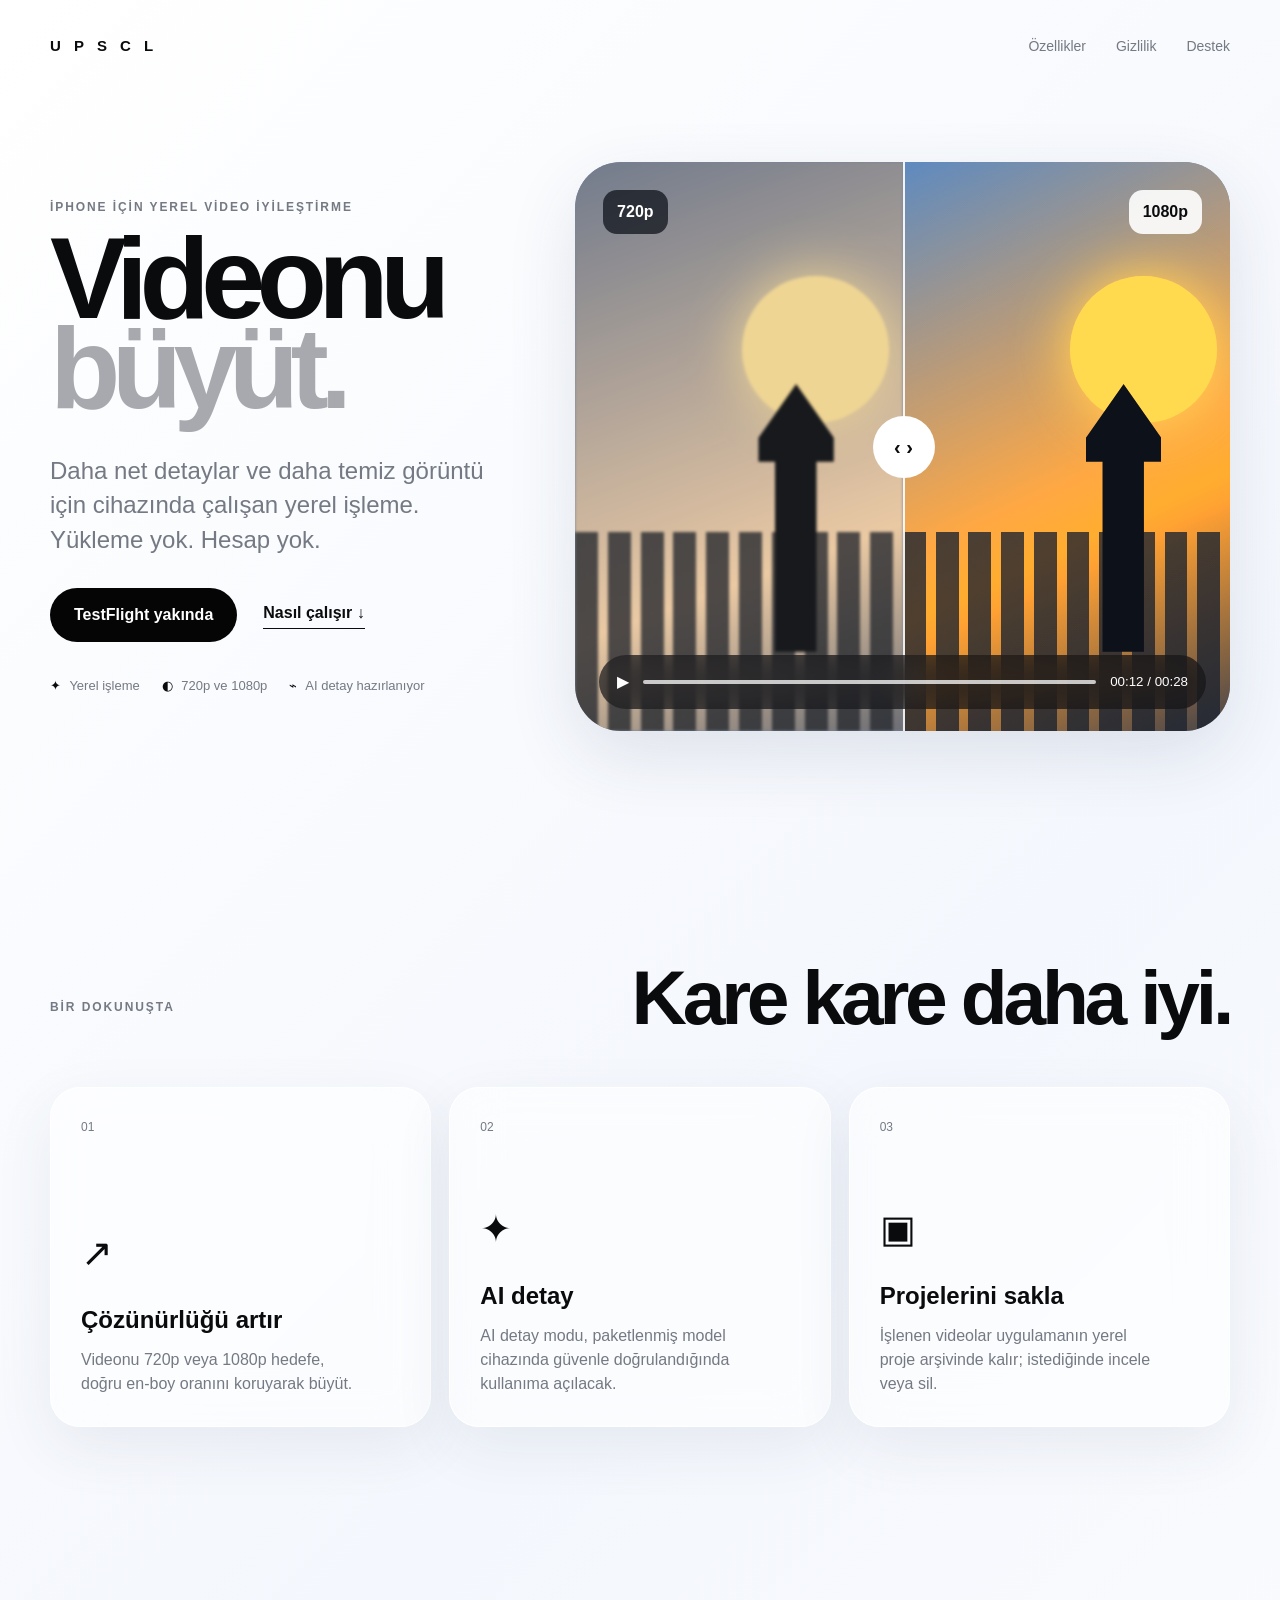
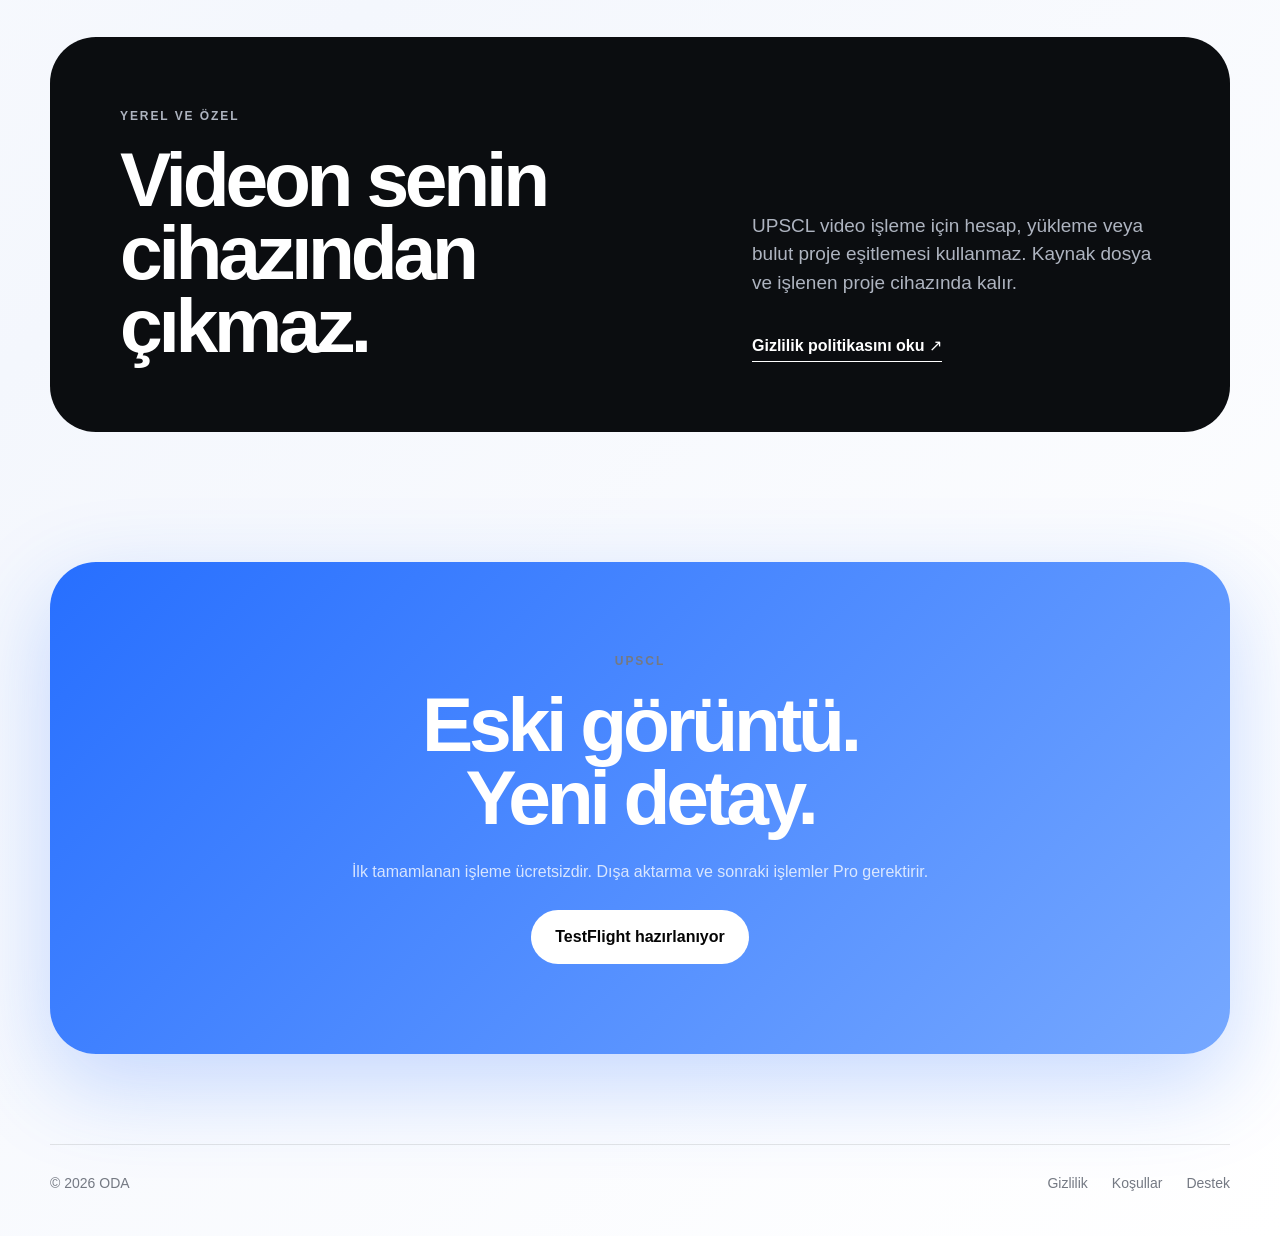
<file: index.html>
<!doctype html>
<html lang="tr">
<head>
  <meta charset="utf-8">
  <meta name="viewport" content="width=device-width, initial-scale=1">
  <meta name="theme-color" content="#f7f8fb">
  <meta name="description" content="UPSCL, videolarını iPhone'unda yerel olarak büyüten gizlilik odaklı video iyileştirici.">
  <meta property="og:title" content="UPSCL — AI Video Enhancer">
  <meta property="og:description" content="Videonu büyüt. Detayı geri getir. İşlem cihazında kalsın.">
  <meta property="og:type" content="website">
  <meta property="og:url" content="https://upscl.oda.so/">
  <title>UPSCL — AI Video Enhancer</title>
  <link rel="stylesheet" href="/styles.css">
  <script src="/app.js" defer></script>
</head>
<body>
  <a class="skip" href="#main">İçeriğe geç</a>
  <div class="ambient" aria-hidden="true"></div>
  <header class="site-header">
    <a class="wordmark" href="/" aria-label="UPSCL ana sayfa">U P S C L</a>
    <nav aria-label="Ana menü">
      <a href="#features">Özellikler</a>
      <a href="#privacy">Gizlilik</a>
      <a href="/support.html">Destek</a>
    </nav>
  </header>

  <main id="main">
    <section class="hero" aria-labelledby="hero-title">
      <div class="hero-copy reveal">
        <p class="eyebrow">iPhone için yerel video iyileştirme</p>
        <h1 id="hero-title">Videonu<br><span>büyüt.</span></h1>
        <p class="lede">Daha net detaylar ve daha temiz görüntü için cihazında çalışan yerel işleme. Yükleme yok. Hesap yok.</p>
        <div class="hero-actions">
          <span class="button dark pending" aria-label="TestFlight sürümü hazırlanıyor">TestFlight yakında</span>
          <a class="text-link" href="#features">Nasıl çalışır <span aria-hidden="true">↓</span></a>
        </div>
        <ul class="trust-list" aria-label="Öne çıkan özellikler">
          <li><span>✦</span> Yerel işleme</li>
          <li><span>◐</span> 720p ve 1080p</li>
          <li><span>⌁</span> AI detay hazırlanıyor</li>
        </ul>
      </div>

      <div class="comparison reveal" aria-label="720p ve 1080p video karşılaştırması">
        <div class="quality left">720p</div>
        <div class="quality right">1080p</div>
        <div class="scene scene-before" aria-hidden="true"><div class="sun"></div><div class="tower"></div><div class="skyline"></div></div>
        <div class="scene scene-after" aria-hidden="true"><div class="sun"></div><div class="tower"></div><div class="skyline"></div></div>
        <div class="split" aria-hidden="true"><span>‹ ›</span></div>
        <div class="player" aria-hidden="true"><b>▶</b><i></i><small>00:12 / 00:28</small></div>
      </div>
    </section>

    <section class="feature-grid" id="features" aria-labelledby="features-title">
      <div class="section-heading reveal">
        <p class="eyebrow">Bir dokunuşta</p>
        <h2 id="features-title">Kare kare daha iyi.</h2>
      </div>
      <article class="feature-card reveal"><span class="feature-number">01</span><div class="feature-icon">↗</div><h3>Çözünürlüğü artır</h3><p>Videonu 720p veya 1080p hedefe, doğru en-boy oranını koruyarak büyüt.</p></article>
      <article class="feature-card reveal"><span class="feature-number">02</span><div class="feature-icon">✦</div><h3>AI detay</h3><p>AI detay modu, paketlenmiş model cihazında güvenle doğrulandığında kullanıma açılacak.</p></article>
      <article class="feature-card reveal"><span class="feature-number">03</span><div class="feature-icon">▣</div><h3>Projelerini sakla</h3><p>İşlenen videolar uygulamanın yerel proje arşivinde kalır; istediğinde incele veya sil.</p></article>
    </section>

    <section class="privacy-panel reveal" id="privacy" aria-labelledby="privacy-title">
      <div><p class="eyebrow">Yerel ve özel</p><h2 id="privacy-title">Videon senin cihazından çıkmaz.</h2></div>
      <div class="privacy-copy"><p>UPSCL video işleme için hesap, yükleme veya bulut proje eşitlemesi kullanmaz. Kaynak dosya ve işlenen proje cihazında kalır.</p><a class="text-link" href="/privacy.html">Gizlilik politikasını oku <span aria-hidden="true">↗</span></a></div>
    </section>

    <section class="final-cta reveal">
      <p class="eyebrow">UPSCL</p>
      <h2>Eski görüntü.<br>Yeni detay.</h2>
      <p>İlk tamamlanan işleme ücretsizdir. Dışa aktarma ve sonraki işlemler Pro gerektirir.</p>
      <span class="button light pending">TestFlight hazırlanıyor</span>
    </section>
  </main>

  <footer>
    <span>© 2026 ODA</span>
    <div><a href="/privacy.html">Gizlilik</a><a href="/terms.html">Koşullar</a><a href="/support.html">Destek</a></div>
  </footer>
</body>
</html>
</file>
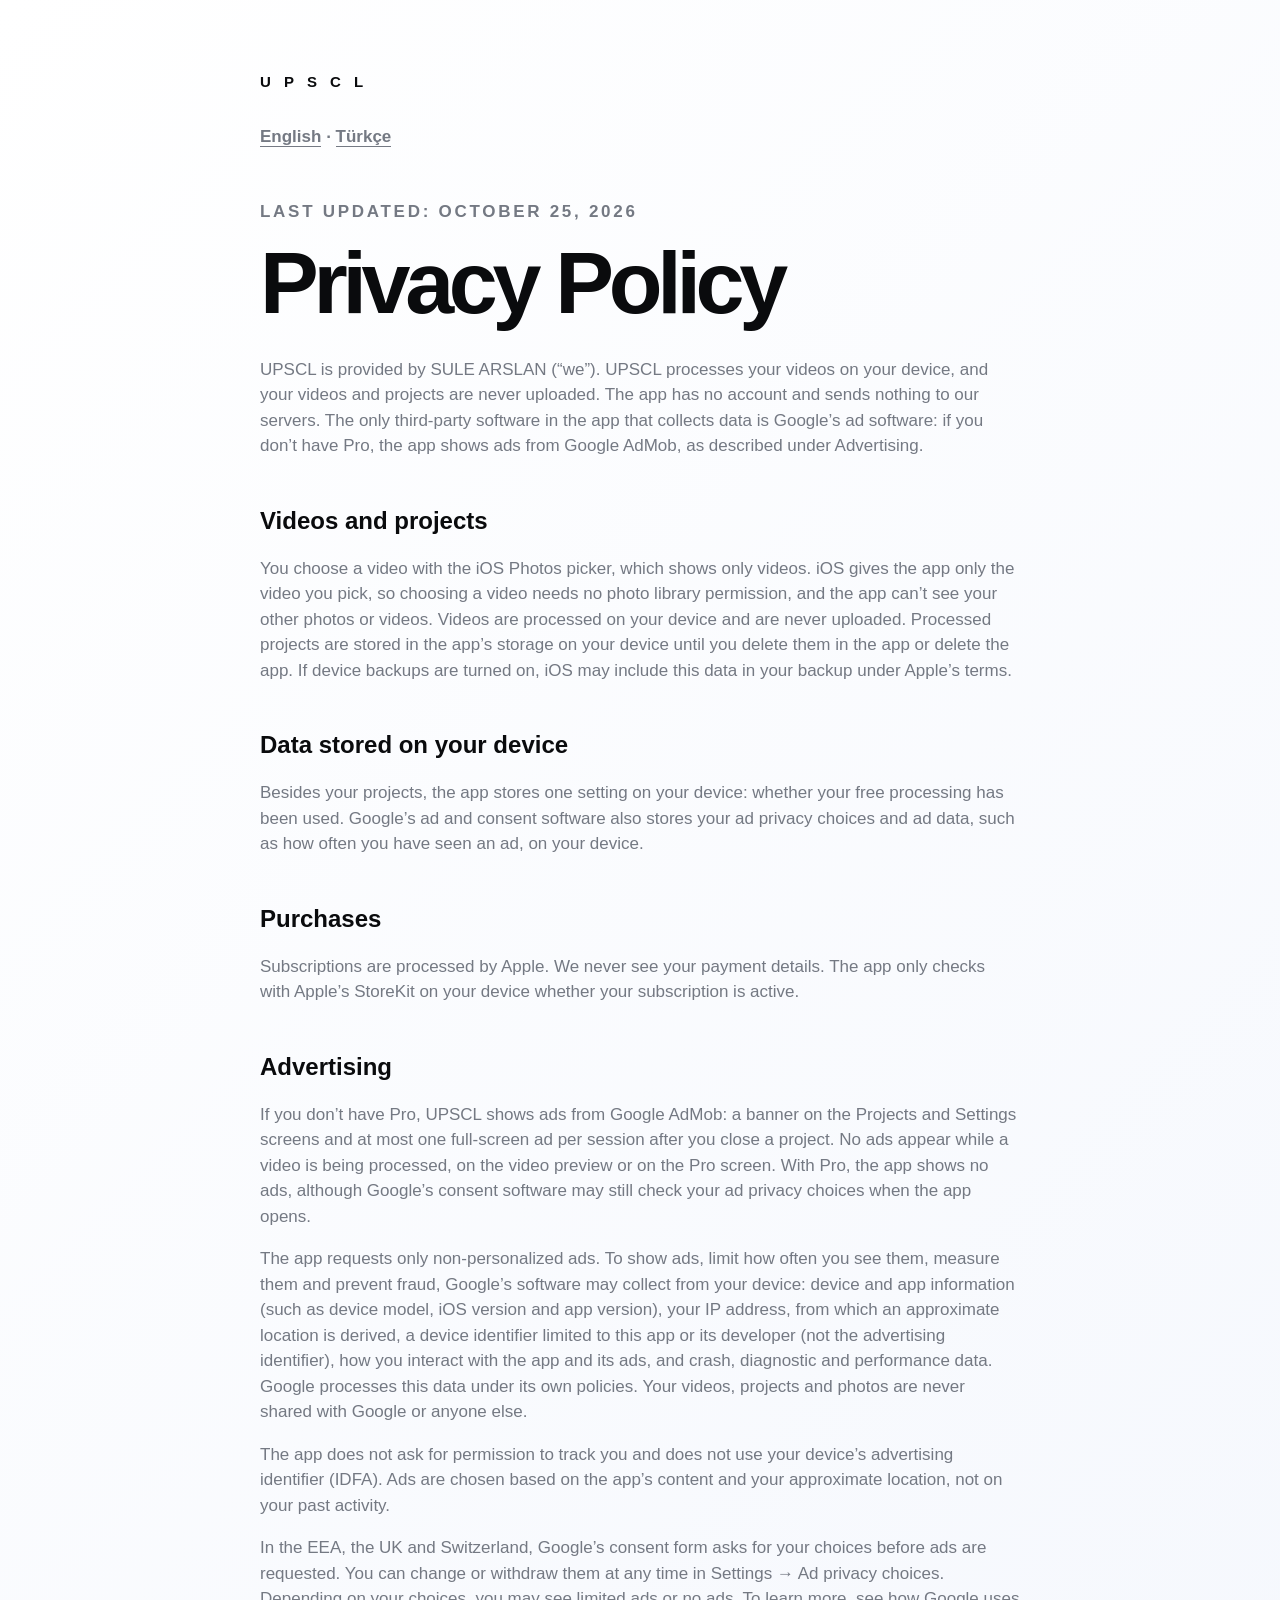
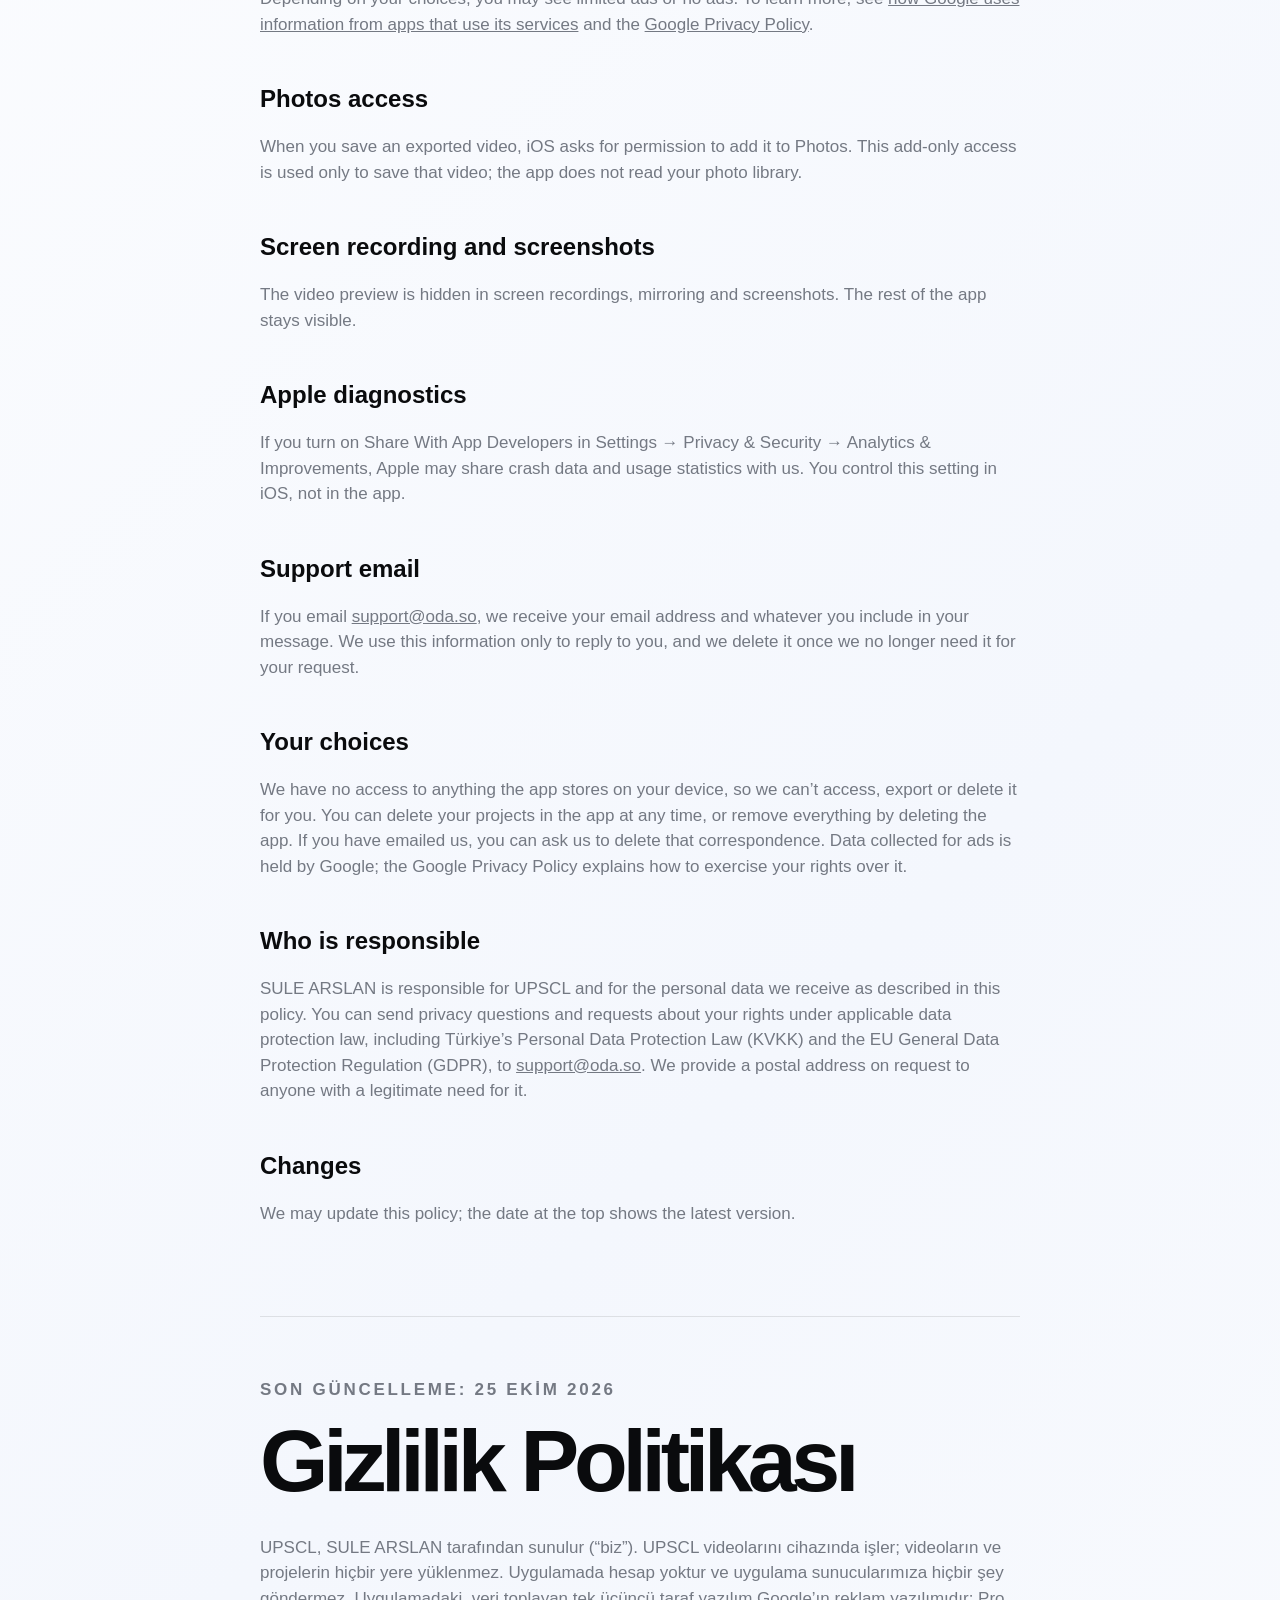
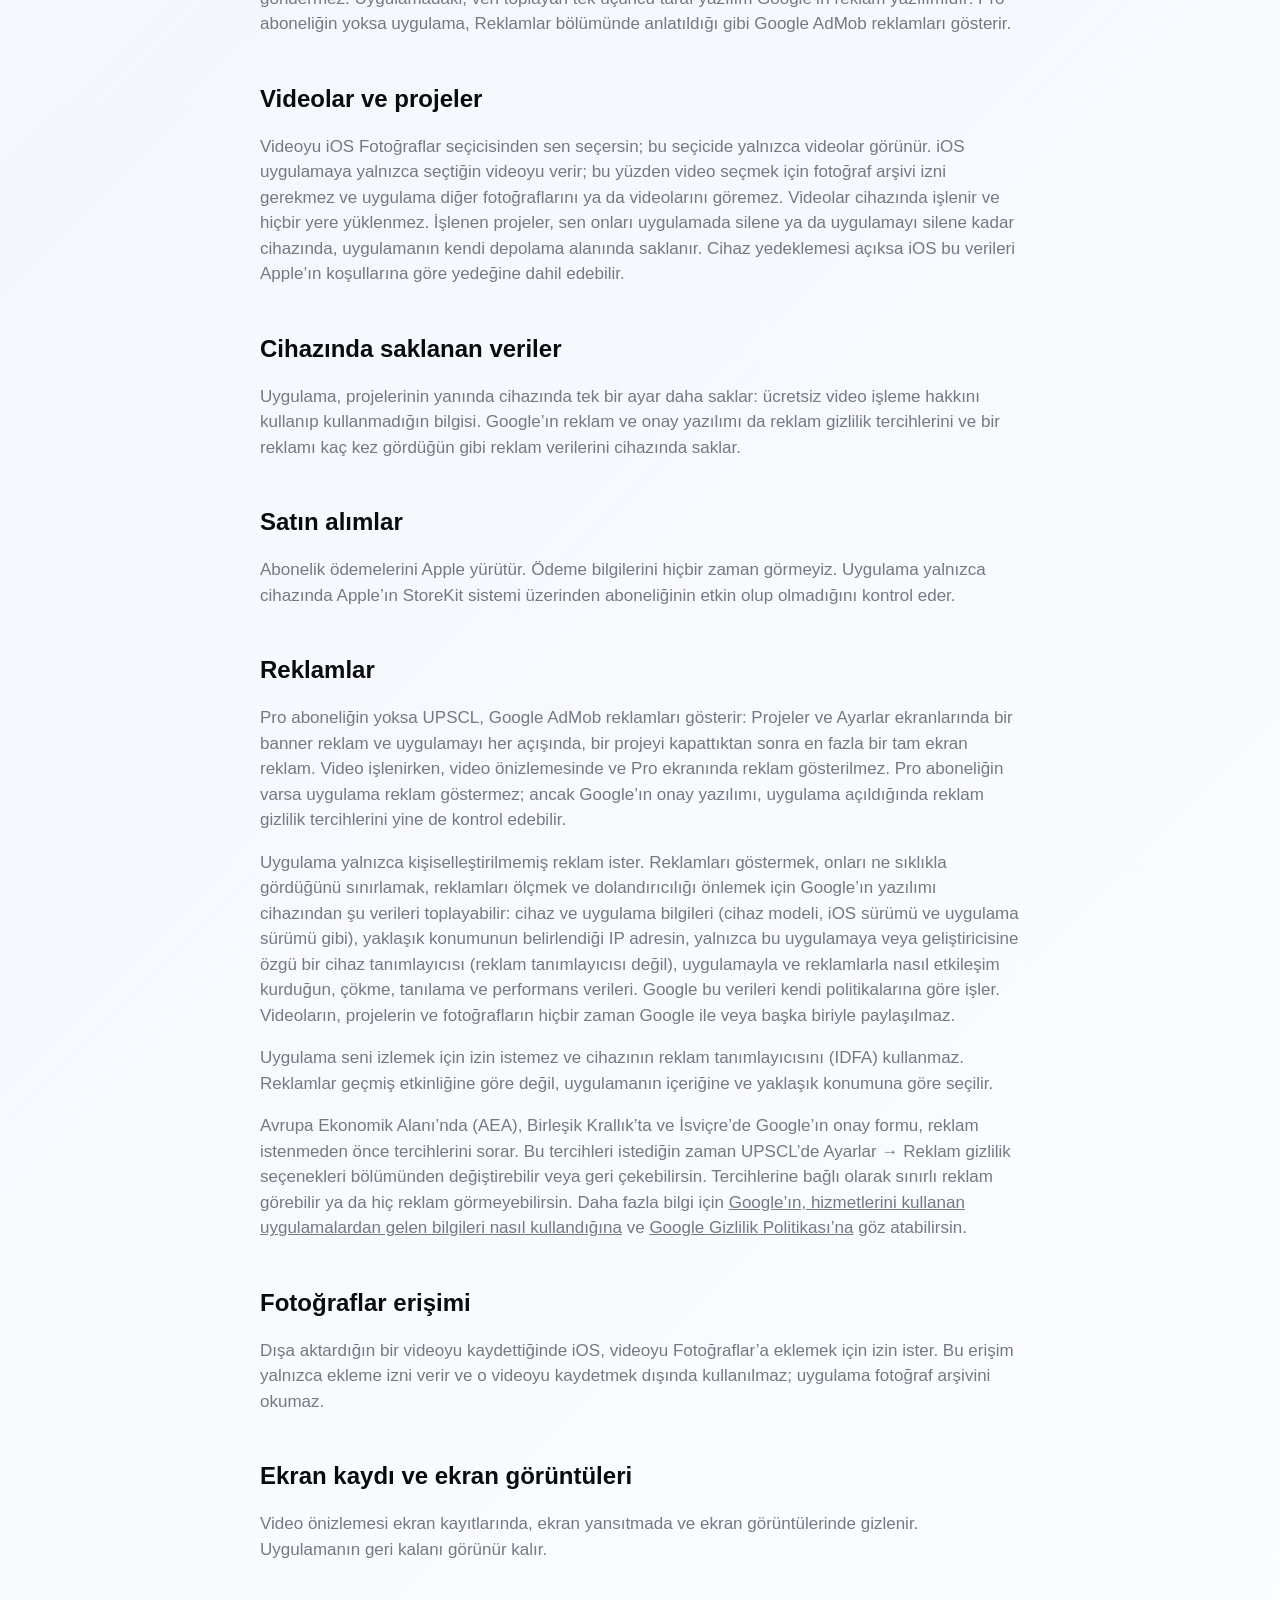
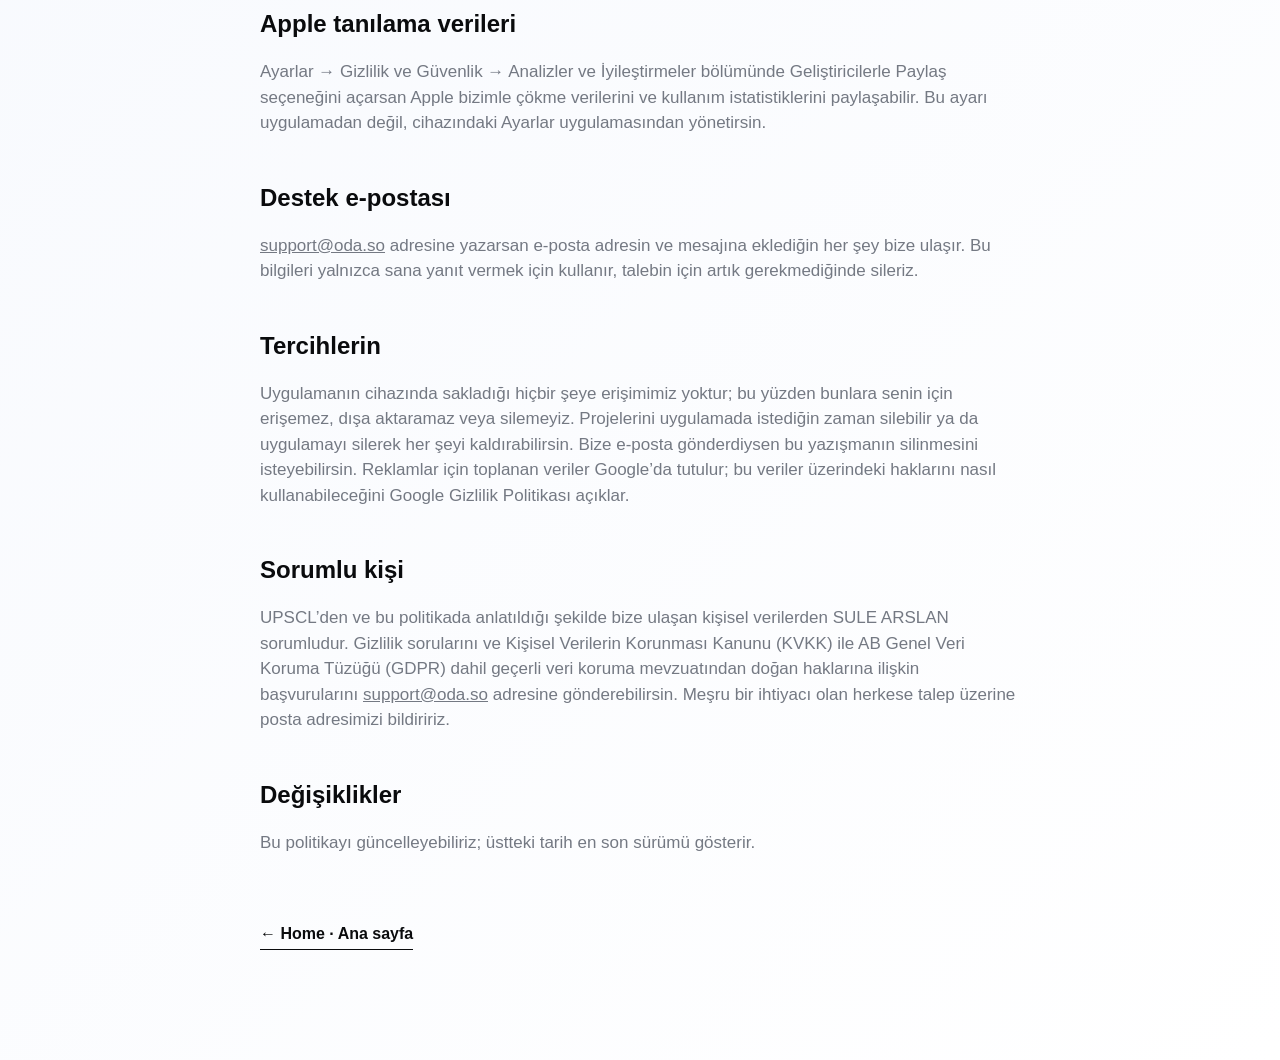
<file: privacy.html>
<!doctype html>
<html lang="en"><head><meta charset="utf-8"><meta name="viewport" content="width=device-width,initial-scale=1"><meta name="description" content="UPSCL Privacy Policy · Gizlilik Politikası"><title>Privacy Policy — UPSCL</title><link rel="stylesheet" href="/styles.css"></head>
<body class="legal-body"><main class="legal-shell"><a class="wordmark" href="/" aria-label="UPSCL">U P S C L</a>
<p class="lang-jump"><a href="#en">English</a> · <a href="#tr">Türkçe</a></p>

<section id="en" lang="en">
<p class="eyebrow">Last updated: October 25, 2026</p>
<h1>Privacy Policy</h1>
<p>UPSCL is provided by SULE ARSLAN (“we”). UPSCL processes your videos on your device, and your videos and projects are never uploaded. The app has no account and sends nothing to our servers. The only third-party software in the app that collects data is Google’s ad software: if you don’t have Pro, the app shows ads from Google AdMob, as described under Advertising.</p>
<h2>Videos and projects</h2>
<p>You choose a video with the iOS Photos picker, which shows only videos. iOS gives the app only the video you pick, so choosing a video needs no photo library permission, and the app can’t see your other photos or videos. Videos are processed on your device and are never uploaded. Processed projects are stored in the app’s storage on your device until you delete them in the app or delete the app. If device backups are turned on, iOS may include this data in your backup under Apple’s terms.</p>
<h2>Data stored on your device</h2>
<p>Besides your projects, the app stores one setting on your device: whether your free processing has been used. Google’s ad and consent software also stores your ad privacy choices and ad data, such as how often you have seen an ad, on your device.</p>
<h2>Purchases</h2>
<p>Subscriptions are processed by Apple. We never see your payment details. The app only checks with Apple’s StoreKit on your device whether your subscription is active.</p>
<h2>Advertising</h2>
<p>If you don’t have Pro, UPSCL shows ads from Google AdMob: a banner on the Projects and Settings screens and at most one full-screen ad per session after you close a project. No ads appear while a video is being processed, on the video preview or on the Pro screen. With Pro, the app shows no ads, although Google’s consent software may still check your ad privacy choices when the app opens.</p>
<p>The app requests only non-personalized ads. To show ads, limit how often you see them, measure them and prevent fraud, Google’s software may collect from your device: device and app information (such as device model, iOS version and app version), your IP address, from which an approximate location is derived, a device identifier limited to this app or its developer (not the advertising identifier), how you interact with the app and its ads, and crash, diagnostic and performance data. Google processes this data under its own policies. Your videos, projects and photos are never shared with Google or anyone else.</p>
<p>The app does not ask for permission to track you and does not use your device’s advertising identifier (IDFA). Ads are chosen based on the app’s content and your approximate location, not on your past activity.</p>
<p>In the EEA, the UK and Switzerland, Google’s consent form asks for your choices before ads are requested. You can change or withdraw them at any time in Settings → Ad privacy choices. Depending on your choices, you may see limited ads or no ads. To learn more, see <a href="https://policies.google.com/technologies/partner-sites">how Google uses information from apps that use its services</a> and the <a href="https://policies.google.com/privacy">Google Privacy Policy</a>.</p>
<h2>Photos access</h2>
<p>When you save an exported video, iOS asks for permission to add it to Photos. This add-only access is used only to save that video; the app does not read your photo library.</p>
<h2>Screen recording and screenshots</h2>
<p>The video preview is hidden in screen recordings, mirroring and screenshots. The rest of the app stays visible.</p>
<h2>Apple diagnostics</h2>
<p>If you turn on Share With App Developers in Settings → Privacy &amp; Security → Analytics &amp; Improvements, Apple may share crash data and usage statistics with us. You control this setting in iOS, not in the app.</p>
<h2>Support email</h2>
<p>If you email <a href="mailto:support@oda.so">support@oda.so</a>, we receive your email address and whatever you include in your message. We use this information only to reply to you, and we delete it once we no longer need it for your request.</p>
<h2>Your choices</h2>
<p>We have no access to anything the app stores on your device, so we can’t access, export or delete it for you. You can delete your projects in the app at any time, or remove everything by deleting the app. If you have emailed us, you can ask us to delete that correspondence. Data collected for ads is held by Google; the Google Privacy Policy explains how to exercise your rights over it.</p>
<h2>Who is responsible</h2>
<p>SULE ARSLAN is responsible for UPSCL and for the personal data we receive as described in this policy. You can send privacy questions and requests about your rights under applicable data protection law, including Türkiye’s Personal Data Protection Law (KVKK) and the EU General Data Protection Regulation (GDPR), to <a href="mailto:support@oda.so">support@oda.so</a>. We provide a postal address on request to anyone with a legitimate need for it.</p>
<h2>Changes</h2>
<p>We may update this policy; the date at the top shows the latest version.</p>
</section>

<section id="tr" lang="tr">
<p class="eyebrow">Son güncelleme: 25 Ekim 2026</p>
<h1>Gizlilik Politikası</h1>
<p>UPSCL, SULE ARSLAN tarafından sunulur (“biz”). UPSCL videolarını cihazında işler; videoların ve projelerin hiçbir yere yüklenmez. Uygulamada hesap yoktur ve uygulama sunucularımıza hiçbir şey göndermez. Uygulamadaki, veri toplayan tek üçüncü taraf yazılım Google’ın reklam yazılımıdır: Pro aboneliğin yoksa uygulama, Reklamlar bölümünde anlatıldığı gibi Google AdMob reklamları gösterir.</p>
<h2>Videolar ve projeler</h2>
<p>Videoyu iOS Fotoğraflar seçicisinden sen seçersin; bu seçicide yalnızca videolar görünür. iOS uygulamaya yalnızca seçtiğin videoyu verir; bu yüzden video seçmek için fotoğraf arşivi izni gerekmez ve uygulama diğer fotoğraflarını ya da videolarını göremez. Videolar cihazında işlenir ve hiçbir yere yüklenmez. İşlenen projeler, sen onları uygulamada silene ya da uygulamayı silene kadar cihazında, uygulamanın kendi depolama alanında saklanır. Cihaz yedeklemesi açıksa iOS bu verileri Apple’ın koşullarına göre yedeğine dahil edebilir.</p>
<h2>Cihazında saklanan veriler</h2>
<p>Uygulama, projelerinin yanında cihazında tek bir ayar daha saklar: ücretsiz video işleme hakkını kullanıp kullanmadığın bilgisi. Google’ın reklam ve onay yazılımı da reklam gizlilik tercihlerini ve bir reklamı kaç kez gördüğün gibi reklam verilerini cihazında saklar.</p>
<h2>Satın alımlar</h2>
<p>Abonelik ödemelerini Apple yürütür. Ödeme bilgilerini hiçbir zaman görmeyiz. Uygulama yalnızca cihazında Apple’ın StoreKit sistemi üzerinden aboneliğinin etkin olup olmadığını kontrol eder.</p>
<h2>Reklamlar</h2>
<p>Pro aboneliğin yoksa UPSCL, Google AdMob reklamları gösterir: Projeler ve Ayarlar ekranlarında bir banner reklam ve uygulamayı her açışında, bir projeyi kapattıktan sonra en fazla bir tam ekran reklam. Video işlenirken, video önizlemesinde ve Pro ekranında reklam gösterilmez. Pro aboneliğin varsa uygulama reklam göstermez; ancak Google’ın onay yazılımı, uygulama açıldığında reklam gizlilik tercihlerini yine de kontrol edebilir.</p>
<p>Uygulama yalnızca kişiselleştirilmemiş reklam ister. Reklamları göstermek, onları ne sıklıkla gördüğünü sınırlamak, reklamları ölçmek ve dolandırıcılığı önlemek için Google’ın yazılımı cihazından şu verileri toplayabilir: cihaz ve uygulama bilgileri (cihaz modeli, iOS sürümü ve uygulama sürümü gibi), yaklaşık konumunun belirlendiği IP adresin, yalnızca bu uygulamaya veya geliştiricisine özgü bir cihaz tanımlayıcısı (reklam tanımlayıcısı değil), uygulamayla ve reklamlarla nasıl etkileşim kurduğun, çökme, tanılama ve performans verileri. Google bu verileri kendi politikalarına göre işler. Videoların, projelerin ve fotoğrafların hiçbir zaman Google ile veya başka biriyle paylaşılmaz.</p>
<p>Uygulama seni izlemek için izin istemez ve cihazının reklam tanımlayıcısını (IDFA) kullanmaz. Reklamlar geçmiş etkinliğine göre değil, uygulamanın içeriğine ve yaklaşık konumuna göre seçilir.</p>
<p>Avrupa Ekonomik Alanı’nda (AEA), Birleşik Krallık’ta ve İsviçre’de Google’ın onay formu, reklam istenmeden önce tercihlerini sorar. Bu tercihleri istediğin zaman UPSCL’de Ayarlar → Reklam gizlilik seçenekleri bölümünden değiştirebilir veya geri çekebilirsin. Tercihlerine bağlı olarak sınırlı reklam görebilir ya da hiç reklam görmeyebilirsin. Daha fazla bilgi için <a href="https://policies.google.com/technologies/partner-sites">Google’ın, hizmetlerini kullanan uygulamalardan gelen bilgileri nasıl kullandığına</a> ve <a href="https://policies.google.com/privacy">Google Gizlilik Politikası’na</a> göz atabilirsin.</p>
<h2>Fotoğraflar erişimi</h2>
<p>Dışa aktardığın bir videoyu kaydettiğinde iOS, videoyu Fotoğraflar’a eklemek için izin ister. Bu erişim yalnızca ekleme izni verir ve o videoyu kaydetmek dışında kullanılmaz; uygulama fotoğraf arşivini okumaz.</p>
<h2>Ekran kaydı ve ekran görüntüleri</h2>
<p>Video önizlemesi ekran kayıtlarında, ekran yansıtmada ve ekran görüntülerinde gizlenir. Uygulamanın geri kalanı görünür kalır.</p>
<h2>Apple tanılama verileri</h2>
<p>Ayarlar → Gizlilik ve Güvenlik → Analizler ve İyileştirmeler bölümünde Geliştiricilerle Paylaş seçeneğini açarsan Apple bizimle çökme verilerini ve kullanım istatistiklerini paylaşabilir. Bu ayarı uygulamadan değil, cihazındaki Ayarlar uygulamasından yönetirsin.</p>
<h2>Destek e-postası</h2>
<p><a href="mailto:support@oda.so">support@oda.so</a> adresine yazarsan e-posta adresin ve mesajına eklediğin her şey bize ulaşır. Bu bilgileri yalnızca sana yanıt vermek için kullanır, talebin için artık gerekmediğinde sileriz.</p>
<h2>Tercihlerin</h2>
<p>Uygulamanın cihazında sakladığı hiçbir şeye erişimimiz yoktur; bu yüzden bunlara senin için erişemez, dışa aktaramaz veya silemeyiz. Projelerini uygulamada istediğin zaman silebilir ya da uygulamayı silerek her şeyi kaldırabilirsin. Bize e-posta gönderdiysen bu yazışmanın silinmesini isteyebilirsin. Reklamlar için toplanan veriler Google’da tutulur; bu veriler üzerindeki haklarını nasıl kullanabileceğini Google Gizlilik Politikası açıklar.</p>
<h2>Sorumlu kişi</h2>
<p>UPSCL’den ve bu politikada anlatıldığı şekilde bize ulaşan kişisel verilerden SULE ARSLAN sorumludur. Gizlilik sorularını ve Kişisel Verilerin Korunması Kanunu (KVKK) ile AB Genel Veri Koruma Tüzüğü (GDPR) dahil geçerli veri koruma mevzuatından doğan haklarına ilişkin başvurularını <a href="mailto:support@oda.so">support@oda.so</a> adresine gönderebilirsin. Meşru bir ihtiyacı olan herkese talep üzerine posta adresimizi bildiririz.</p>
<h2>Değişiklikler</h2>
<p>Bu politikayı güncelleyebiliriz; üstteki tarih en son sürümü gösterir.</p>
</section>

<a class="text-link" href="/">← Home · Ana sayfa</a></main></body></html>
</file>
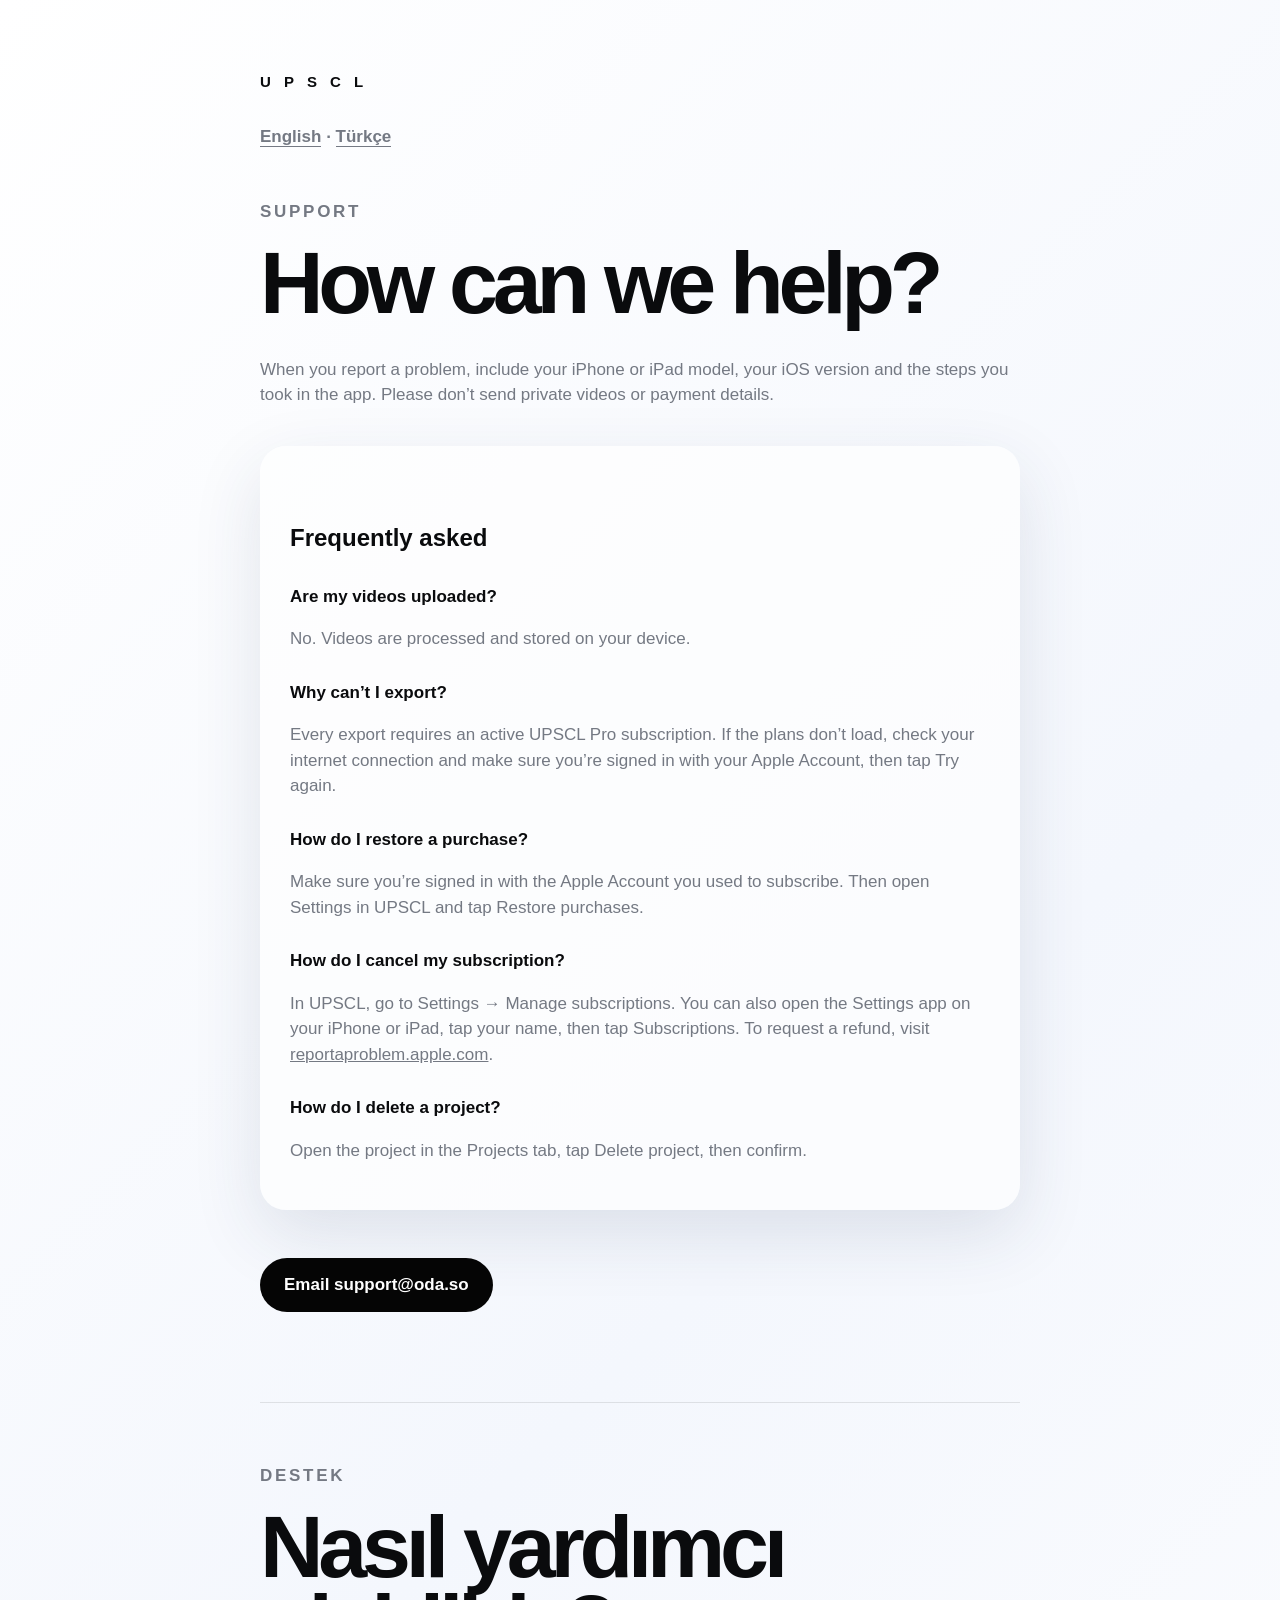
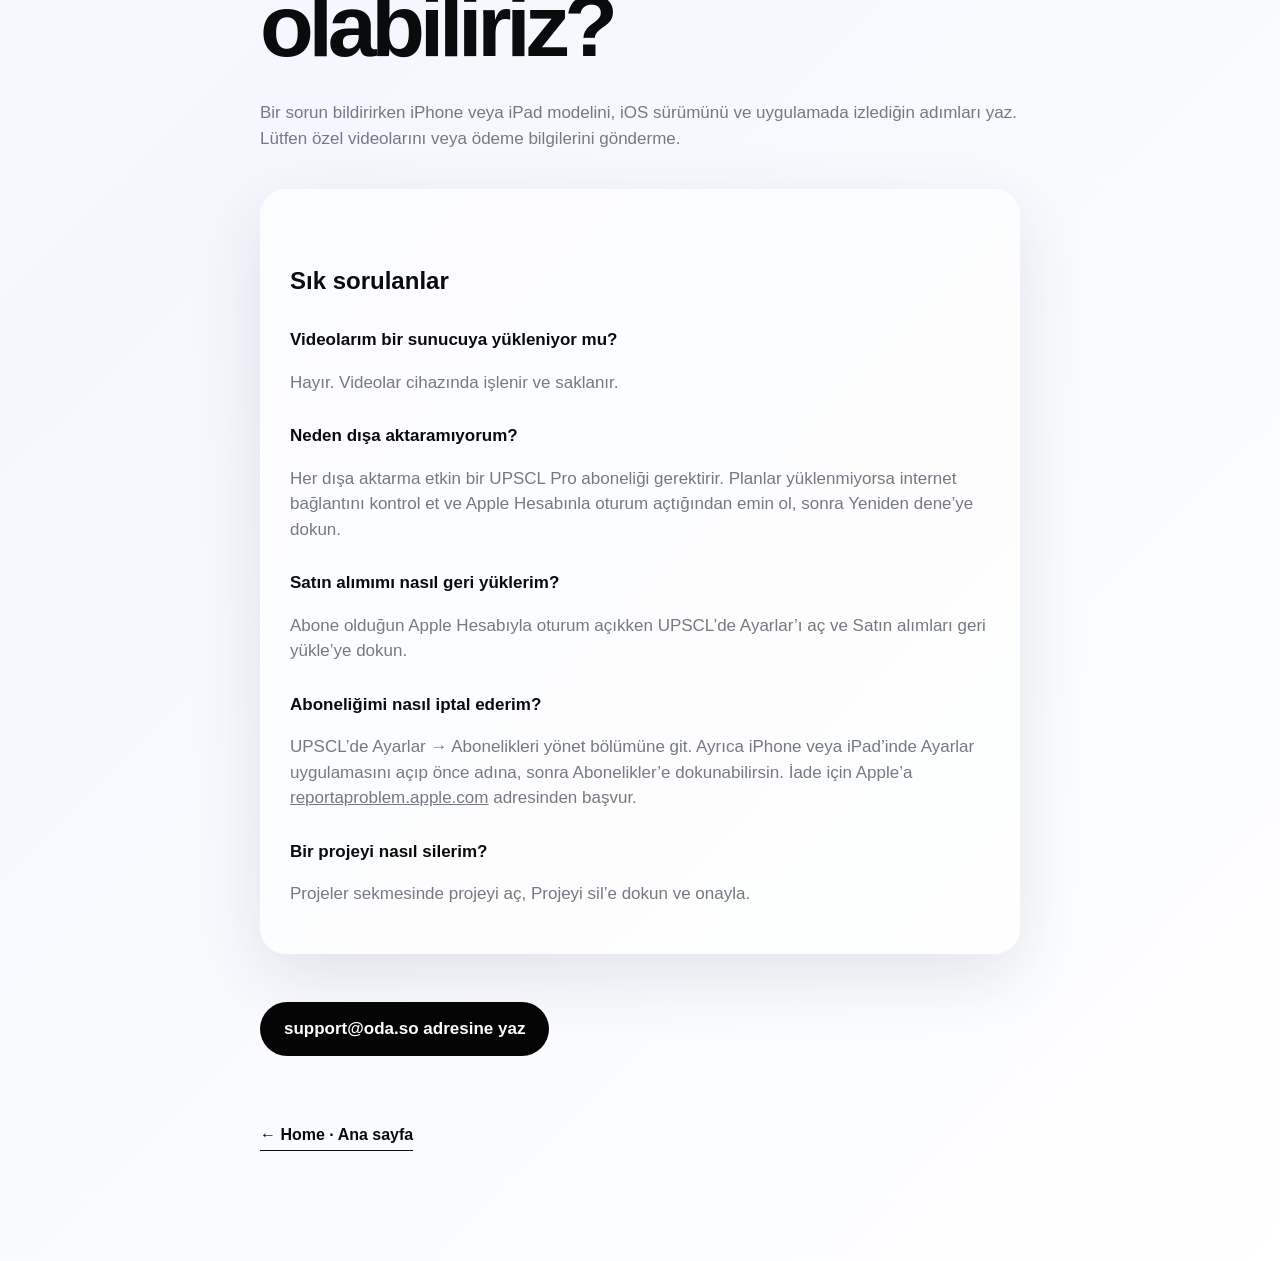
<file: support.html>
<!doctype html>
<html lang="en"><head><meta charset="utf-8"><meta name="viewport" content="width=device-width,initial-scale=1"><meta name="description" content="UPSCL Support · Destek"><title>Support — UPSCL</title><link rel="stylesheet" href="/styles.css"></head>
<body class="legal-body"><main class="legal-shell"><a class="wordmark" href="/" aria-label="UPSCL">U P S C L</a>
<p class="lang-jump"><a href="#en">English</a> · <a href="#tr">Türkçe</a></p>

<section id="en" lang="en">
<p class="eyebrow">Support</p>
<h1>How can we help?</h1>
<p>When you report a problem, include your iPhone or iPad model, your iOS version and the steps you took in the app. Please don’t send private videos or payment details.</p>
<div class="support-card"><h2>Frequently asked</h2>
<h3>Are my videos uploaded?</h3><p>No. Videos are processed and stored on your device.</p>
<h3>Why can’t I export?</h3><p>Every export requires an active UPSCL Pro subscription. If the plans don’t load, check your internet connection and make sure you’re signed in with your Apple Account, then tap Try again.</p>
<h3>How do I restore a purchase?</h3><p>Make sure you’re signed in with the Apple Account you used to subscribe. Then open Settings in UPSCL and tap Restore purchases.</p>
<h3>How do I cancel my subscription?</h3><p>In UPSCL, go to Settings → Manage subscriptions. You can also open the Settings app on your iPhone or iPad, tap your name, then tap Subscriptions. To request a refund, visit <a href="https://reportaproblem.apple.com">reportaproblem.apple.com</a>.</p>
<h3>How do I delete a project?</h3><p>Open the project in the Projects tab, tap Delete project, then confirm.</p></div>
<p><a class="button dark" href="mailto:support@oda.so">Email support@oda.so</a></p>
</section>

<section id="tr" lang="tr">
<p class="eyebrow">Destek</p>
<h1>Nasıl yardımcı olabiliriz?</h1>
<p>Bir sorun bildirirken iPhone veya iPad modelini, iOS sürümünü ve uygulamada izlediğin adımları yaz. Lütfen özel videolarını veya ödeme bilgilerini gönderme.</p>
<div class="support-card"><h2>Sık sorulanlar</h2>
<h3>Videolarım bir sunucuya yükleniyor mu?</h3><p>Hayır. Videolar cihazında işlenir ve saklanır.</p>
<h3>Neden dışa aktaramıyorum?</h3><p>Her dışa aktarma etkin bir UPSCL Pro aboneliği gerektirir. Planlar yüklenmiyorsa internet bağlantını kontrol et ve Apple Hesabınla oturum açtığından emin ol, sonra Yeniden dene’ye dokun.</p>
<h3>Satın alımımı nasıl geri yüklerim?</h3><p>Abone olduğun Apple Hesabıyla oturum açıkken UPSCL’de Ayarlar’ı aç ve Satın alımları geri yükle’ye dokun.</p>
<h3>Aboneliğimi nasıl iptal ederim?</h3><p>UPSCL’de Ayarlar → Abonelikleri yönet bölümüne git. Ayrıca iPhone veya iPad’inde Ayarlar uygulamasını açıp önce adına, sonra Abonelikler’e dokunabilirsin. İade için Apple’a <a href="https://reportaproblem.apple.com">reportaproblem.apple.com</a> adresinden başvur.</p>
<h3>Bir projeyi nasıl silerim?</h3><p>Projeler sekmesinde projeyi aç, Projeyi sil’e dokun ve onayla.</p></div>
<p><a class="button dark" href="mailto:support@oda.so">support@oda.so adresine yaz</a></p>
</section>

<a class="text-link" href="/">← Home · Ana sayfa</a></main></body></html>
</file>
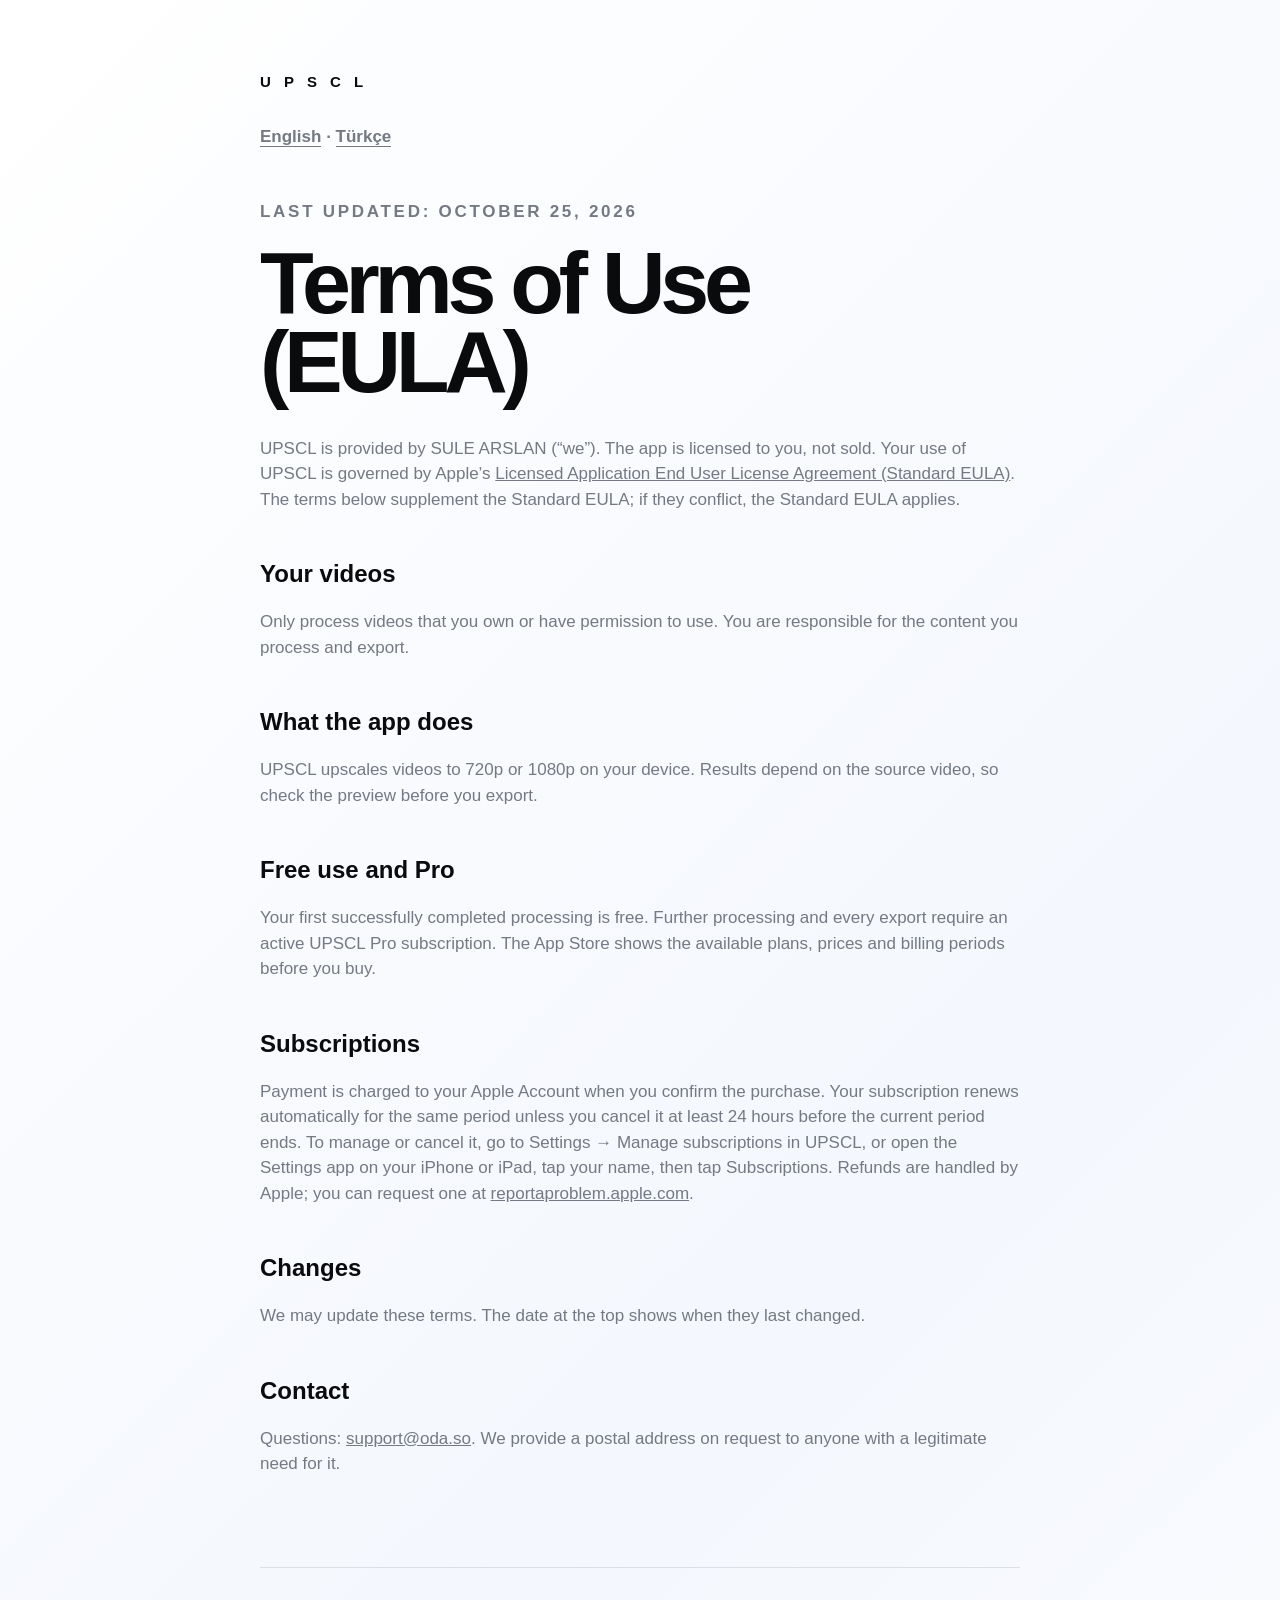
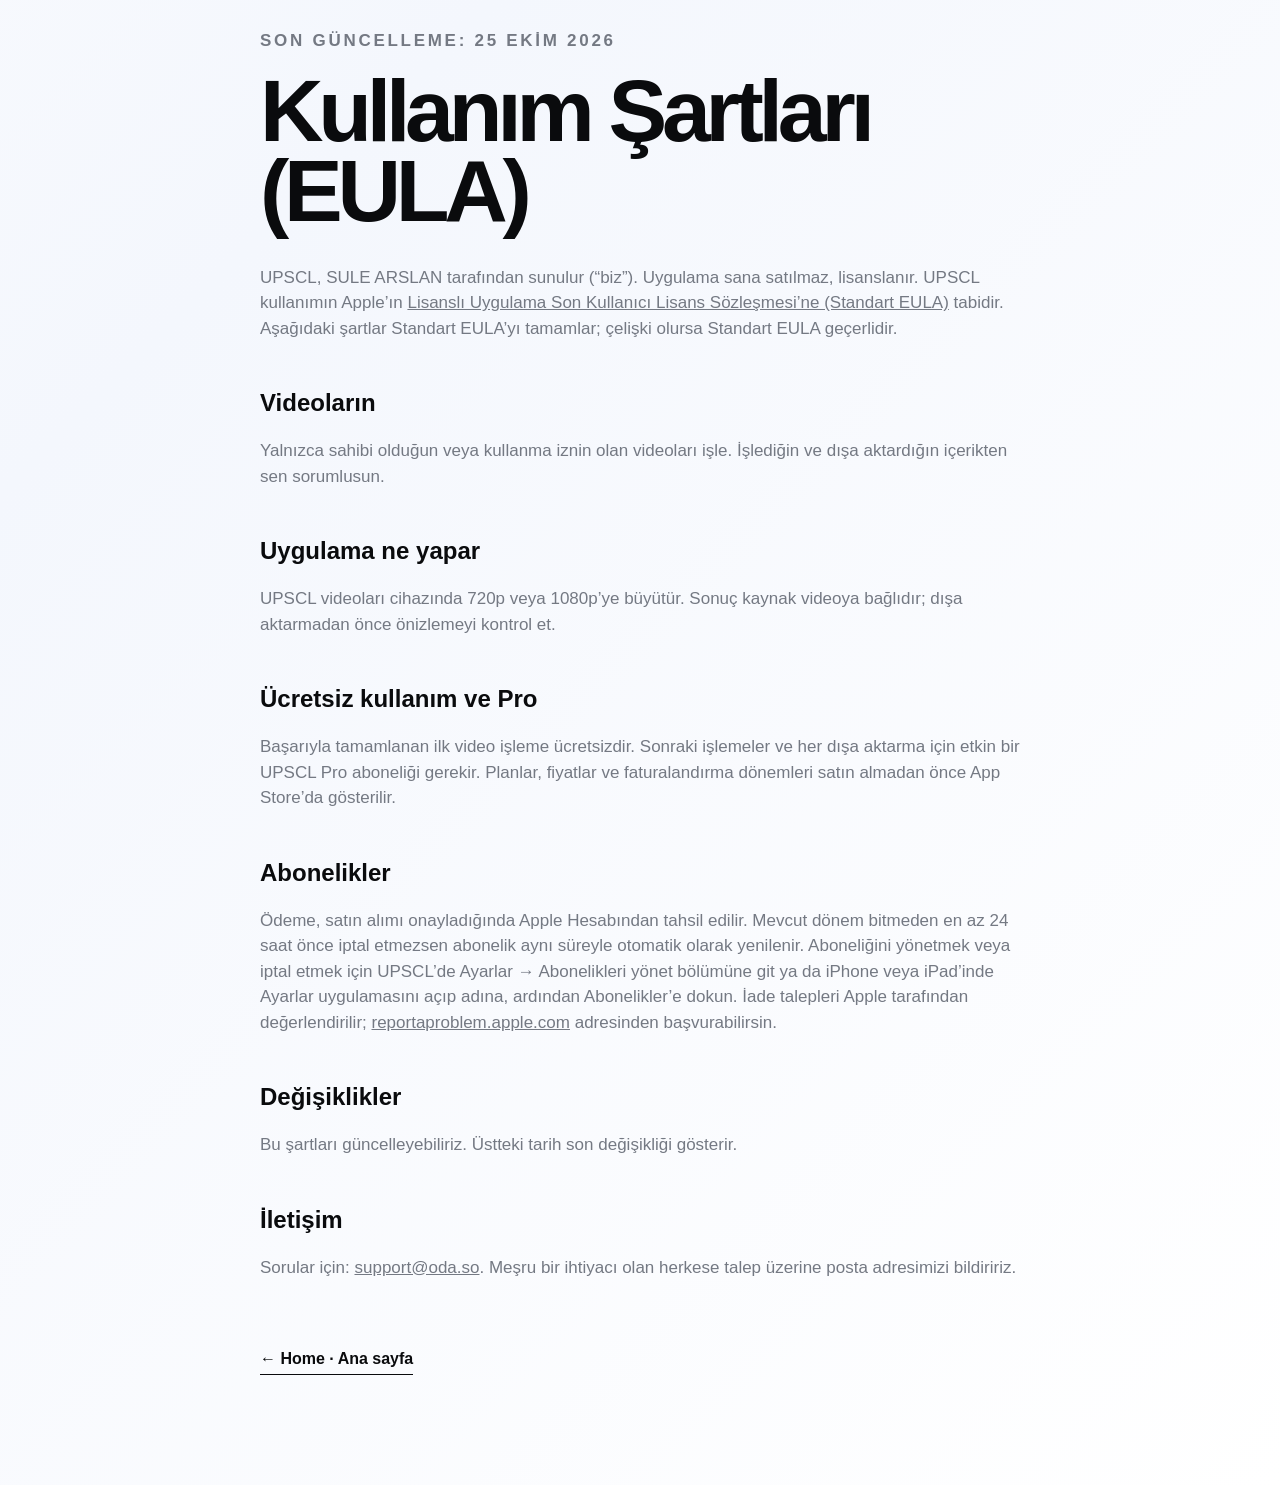
<file: terms.html>
<!doctype html>
<html lang="en"><head><meta charset="utf-8"><meta name="viewport" content="width=device-width,initial-scale=1"><meta name="description" content="UPSCL Terms of Use (EULA) · Kullanım Şartları"><title>Terms of Use (EULA) — UPSCL</title><link rel="stylesheet" href="/styles.css"></head>
<body class="legal-body"><main class="legal-shell"><a class="wordmark" href="/" aria-label="UPSCL">U P S C L</a>
<p class="lang-jump"><a href="#en">English</a> · <a href="#tr">Türkçe</a></p>

<section id="en" lang="en">
<p class="eyebrow">Last updated: October 25, 2026</p>
<h1>Terms of Use (EULA)</h1>
<p>UPSCL is provided by SULE ARSLAN (“we”). The app is licensed to you, not sold. Your use of UPSCL is governed by Apple’s <a href="https://www.apple.com/legal/internet-services/itunes/dev/stdeula/">Licensed Application End User License Agreement (Standard EULA)</a>. The terms below supplement the Standard EULA; if they conflict, the Standard EULA applies.</p>
<h2>Your videos</h2>
<p>Only process videos that you own or have permission to use. You are responsible for the content you process and export.</p>
<h2>What the app does</h2>
<p>UPSCL upscales videos to 720p or 1080p on your device. Results depend on the source video, so check the preview before you export.</p>
<h2>Free use and Pro</h2>
<p>Your first successfully completed processing is free. Further processing and every export require an active UPSCL Pro subscription. The App Store shows the available plans, prices and billing periods before you buy.</p>
<h2>Subscriptions</h2>
<p>Payment is charged to your Apple Account when you confirm the purchase. Your subscription renews automatically for the same period unless you cancel it at least 24 hours before the current period ends. To manage or cancel it, go to Settings → Manage subscriptions in UPSCL, or open the Settings app on your iPhone or iPad, tap your name, then tap Subscriptions. Refunds are handled by Apple; you can request one at <a href="https://reportaproblem.apple.com">reportaproblem.apple.com</a>.</p>
<h2>Changes</h2>
<p>We may update these terms. The date at the top shows when they last changed.</p>
<h2>Contact</h2>
<p>Questions: <a href="mailto:support@oda.so">support@oda.so</a>. We provide a postal address on request to anyone with a legitimate need for it.</p>
</section>

<section id="tr" lang="tr">
<p class="eyebrow">Son güncelleme: 25 Ekim 2026</p>
<h1>Kullanım Şartları (EULA)</h1>
<p>UPSCL, SULE ARSLAN tarafından sunulur (“biz”). Uygulama sana satılmaz, lisanslanır. UPSCL kullanımın Apple’ın <a href="https://www.apple.com/legal/internet-services/itunes/dev/stdeula/">Lisanslı Uygulama Son Kullanıcı Lisans Sözleşmesi’ne (Standart EULA)</a> tabidir. Aşağıdaki şartlar Standart EULA’yı tamamlar; çelişki olursa Standart EULA geçerlidir.</p>
<h2>Videoların</h2>
<p>Yalnızca sahibi olduğun veya kullanma iznin olan videoları işle. İşlediğin ve dışa aktardığın içerikten sen sorumlusun.</p>
<h2>Uygulama ne yapar</h2>
<p>UPSCL videoları cihazında 720p veya 1080p’ye büyütür. Sonuç kaynak videoya bağlıdır; dışa aktarmadan önce önizlemeyi kontrol et.</p>
<h2>Ücretsiz kullanım ve Pro</h2>
<p>Başarıyla tamamlanan ilk video işleme ücretsizdir. Sonraki işlemeler ve her dışa aktarma için etkin bir UPSCL Pro aboneliği gerekir. Planlar, fiyatlar ve faturalandırma dönemleri satın almadan önce App Store’da gösterilir.</p>
<h2>Abonelikler</h2>
<p>Ödeme, satın alımı onayladığında Apple Hesabından tahsil edilir. Mevcut dönem bitmeden en az 24 saat önce iptal etmezsen abonelik aynı süreyle otomatik olarak yenilenir. Aboneliğini yönetmek veya iptal etmek için UPSCL’de Ayarlar → Abonelikleri yönet bölümüne git ya da iPhone veya iPad’inde Ayarlar uygulamasını açıp adına, ardından Abonelikler’e dokun. İade talepleri Apple tarafından değerlendirilir; <a href="https://reportaproblem.apple.com">reportaproblem.apple.com</a> adresinden başvurabilirsin.</p>
<h2>Değişiklikler</h2>
<p>Bu şartları güncelleyebiliriz. Üstteki tarih son değişikliği gösterir.</p>
<h2>İletişim</h2>
<p>Sorular için: <a href="mailto:support@oda.so">support@oda.so</a>. Meşru bir ihtiyacı olan herkese talep üzerine posta adresimizi bildiririz.</p>
</section>

<a class="text-link" href="/">← Home · Ana sayfa</a></main></body></html>
</file>
<file: styles.css>
:root{--ink:#0a0b0d;--muted:#747983;--paper:#f7f8fb;--blue:#287cff;--line:rgba(10,11,13,.1);--radius:30px;--shadow:0 24px 70px rgba(40,59,92,.12);font-family:-apple-system,BlinkMacSystemFont,"SF Pro Display","Helvetica Neue",Arial,sans-serif;color:var(--ink);background:var(--paper);font-synthesis:none}
*{box-sizing:border-box}html{scroll-behavior:smooth}body{margin:0;min-width:320px;background:linear-gradient(135deg,#fff 0%,#f4f7fd 48%,#fff 100%);line-height:1.5}a{color:inherit}.skip{position:fixed;left:16px;top:-80px;z-index:100;background:#000;color:#fff;padding:12px 18px;border-radius:12px}.skip:focus{top:16px}.ambient{position:fixed;inset:0;pointer-events:none;background:radial-gradient(circle at 80% 5%,rgba(57,126,255,.12),transparent 34%),radial-gradient(circle at 10% 60%,rgba(255,199,132,.12),transparent 30%);z-index:-1}.site-header{width:min(1180px,calc(100% - 40px));margin:auto;height:92px;display:flex;align-items:center;justify-content:space-between}.wordmark{font-size:15px;font-weight:650;letter-spacing:.3em;text-decoration:none;white-space:nowrap}.site-header nav{display:flex;gap:30px}.site-header nav a,footer a{font-size:14px;color:var(--muted);text-decoration:none}.site-header nav a:hover,.site-header nav a:focus-visible,footer a:hover,footer a:focus-visible{color:var(--ink)}main{width:min(1180px,calc(100% - 40px));margin:auto}.hero{min-height:690px;display:grid;grid-template-columns:.82fr 1.18fr;align-items:center;gap:70px;padding:70px 0 100px}.eyebrow{text-transform:uppercase;letter-spacing:.16em;font-size:12px;font-weight:750;color:var(--muted);margin:0 0 18px}.hero h1{font-size:clamp(64px,9vw,122px);line-height:.78;letter-spacing:-.075em;margin:0}.hero h1 span{color:#a7a9ae}.lede{max-width:520px;font-size:clamp(18px,2vw,24px);line-height:1.45;color:var(--muted);margin:40px 0 30px}.hero-actions{display:flex;align-items:center;gap:26px}.button{display:inline-flex;align-items:center;justify-content:center;min-height:54px;padding:0 24px;border-radius:999px;font-weight:700;text-decoration:none;border:0}.button.dark{background:#050505;color:#fff}.button.light{background:#fff;color:#050505}.pending{cursor:default}.text-link{font-weight:700;text-decoration:none;border-bottom:1px solid currentColor;padding-bottom:3px}.trust-list{display:flex;flex-wrap:wrap;gap:10px 22px;padding:0;margin:34px 0 0;list-style:none;color:var(--muted);font-size:13px}.trust-list span{color:var(--ink);margin-right:5px}.comparison{position:relative;isolation:isolate;aspect-ratio:1.15;border-radius:46px;overflow:hidden;box-shadow:var(--shadow);transform:rotate(1.5deg);background:#778398}.scene{position:absolute;inset:0;width:50%;overflow:hidden;background:linear-gradient(160deg,#6c7b98 0%,#fdc687 70%,#6c6e78 100%)}.scene-after{left:50%;filter:saturate(1.2) contrast(1.08);background:linear-gradient(155deg,#6688b2 0%,#ffac4b 64%,#49484d 100%)}.scene-before{filter:blur(1.8px) saturate(.6)}.sun{position:absolute;width:45%;aspect-ratio:1;border-radius:50%;right:4%;top:20%;background:#ffd468;box-shadow:0 0 55px #ffd468}.tower{position:absolute;z-index:2;width:23%;height:47%;right:21%;bottom:14%;background:#16191f;clip-path:polygon(50% 0,100% 20%,100% 29%,77% 29%,77% 100%,22% 100%,22% 29%,0 29%,0 20%)}.skyline{position:absolute;inset:auto 0 0;height:35%;background:repeating-linear-gradient(90deg,#252a33 0 7%,transparent 7% 10%);opacity:.8}.quality{position:absolute;z-index:6;top:28px;padding:10px 14px;border-radius:14px;font-weight:800}.quality.left{left:28px;color:#fff;background:rgba(8,12,19,.7)}.quality.right{right:28px;background:rgba(255,255,255,.9)}.split{position:absolute;z-index:7;left:50%;top:0;bottom:0;width:2px;background:rgba(255,255,255,.9)}.split span{position:absolute;left:50%;top:50%;translate:-50% -50%;display:grid;place-items:center;width:62px;height:62px;border-radius:50%;background:#fff;font-weight:900;font-size:20px;white-space:nowrap}.player{position:absolute;z-index:8;left:24px;right:24px;bottom:22px;height:54px;border-radius:999px;background:rgba(7,10,15,.58);backdrop-filter:blur(18px);display:flex;align-items:center;gap:14px;padding:0 18px;color:#fff}.player i{height:4px;border-radius:4px;background:rgba(255,255,255,.75);flex:1}.player small{font-variant-numeric:tabular-nums}.feature-grid{padding:130px 0;display:grid;grid-template-columns:repeat(3,1fr);gap:18px}.section-heading{grid-column:1/-1;display:flex;align-items:end;justify-content:space-between;margin-bottom:35px}.section-heading h2,.privacy-panel h2,.final-cta h2{font-size:clamp(44px,6vw,78px);line-height:.95;letter-spacing:-.055em;margin:0}.feature-card{position:relative;min-height:340px;padding:30px;border:1px solid rgba(255,255,255,.9);border-radius:var(--radius);background:rgba(255,255,255,.58);box-shadow:0 20px 60px rgba(50,64,90,.08);backdrop-filter:blur(24px);display:flex;flex-direction:column}.feature-card:nth-child(3){transform:translateY(30px)}.feature-number{font-size:12px;color:var(--muted);font-variant-numeric:tabular-nums}.feature-icon{font-size:38px;margin:auto 0 20px}.feature-card h3{font-size:24px;margin:0 0 10px}.feature-card p{color:var(--muted);margin:0;max-width:32ch}.privacy-panel{margin:80px 0 130px;background:#0b0d10;color:#fff;border-radius:46px;padding:70px;display:grid;grid-template-columns:1.15fr .85fr;gap:80px;align-items:end}.privacy-panel .eyebrow,.privacy-panel .privacy-copy p{color:#aeb4c0}.privacy-copy p{font-size:19px}.privacy-copy .text-link{display:inline-block;margin-top:18px}.final-cta{margin-bottom:90px;padding:90px 40px;text-align:center;border-radius:46px;background:linear-gradient(135deg,#276fff,#76a8ff);color:#fff;box-shadow:0 30px 90px rgba(39,111,255,.25)}.final-cta p:not(.eyebrow){max-width:620px;margin:26px auto;color:rgba(255,255,255,.78)}footer{width:min(1180px,calc(100% - 40px));margin:auto;padding:28px 0 42px;border-top:1px solid var(--line);display:flex;justify-content:space-between;color:var(--muted);font-size:14px}footer div{display:flex;gap:24px}.reveal{opacity:0;transform:translateY(18px);transition:opacity .7s ease,transform .7s cubic-bezier(.2,.7,.2,1)}.reveal.is-visible{opacity:1;transform:none}.legal-body{min-height:100vh}.legal-shell{width:min(760px,calc(100% - 40px));margin:0 auto;padding:70px 0 110px}.legal-shell>.wordmark{display:inline-block;margin-bottom:90px}.legal-shell h1{font-size:clamp(48px,9vw,88px);line-height:.9;letter-spacing:-.06em;margin:0 0 35px}.legal-shell h2{font-size:24px;margin:44px 0 10px}.legal-shell h3{font-size:17px;margin:28px 0 5px}.legal-shell p{color:var(--muted);font-size:17px}.legal-shell .text-link{display:inline-block;margin-top:50px}.support-card{margin:38px 0;padding:30px;border-radius:26px;background:rgba(255,255,255,.65);box-shadow:var(--shadow)}
@media(max-width:820px){.site-header nav a:not(:last-child){display:none}.hero{grid-template-columns:1fr;gap:50px;padding:55px 0 80px}.hero h1{font-size:clamp(66px,20vw,100px)}.comparison{width:100%;max-width:620px;margin:auto}.feature-grid{grid-template-columns:1fr;padding:90px 0}.feature-card{min-height:260px}.feature-card:nth-child(3){transform:none}.privacy-panel{grid-template-columns:1fr;padding:42px 26px;gap:35px}.section-heading{display:block}.final-cta{padding:65px 22px}.legal-shell>.wordmark{margin-bottom:65px}}
@media(max-width:500px){.site-header,main,footer{width:min(100% - 28px,1180px)}.site-header{height:76px}.hero{padding-top:38px}.hero h1{font-size:64px}.lede{margin:28px 0 24px}.hero-actions{align-items:flex-start;flex-direction:column}.comparison{border-radius:30px}.quality{top:16px}.quality.left{left:16px}.quality.right{right:16px}.split span{width:48px;height:48px}.player{left:12px;right:12px;bottom:12px;height:44px}.player small{font-size:10px}.privacy-panel{border-radius:30px;margin-bottom:90px}footer{gap:20px;align-items:flex-start;flex-direction:column}}
@media(prefers-reduced-motion:reduce){html{scroll-behavior:auto}.reveal{opacity:1;transform:none;transition:none}.comparison{transform:none}}
.lang-jump{font-size:14px;font-weight:700;color:var(--muted);margin:-60px 0 50px}.lang-jump a{text-decoration:none;border-bottom:1px solid currentColor}.legal-shell section+section{margin-top:90px;padding-top:60px;border-top:1px solid var(--line)}.legal-shell .button{margin-top:10px}
</file>
